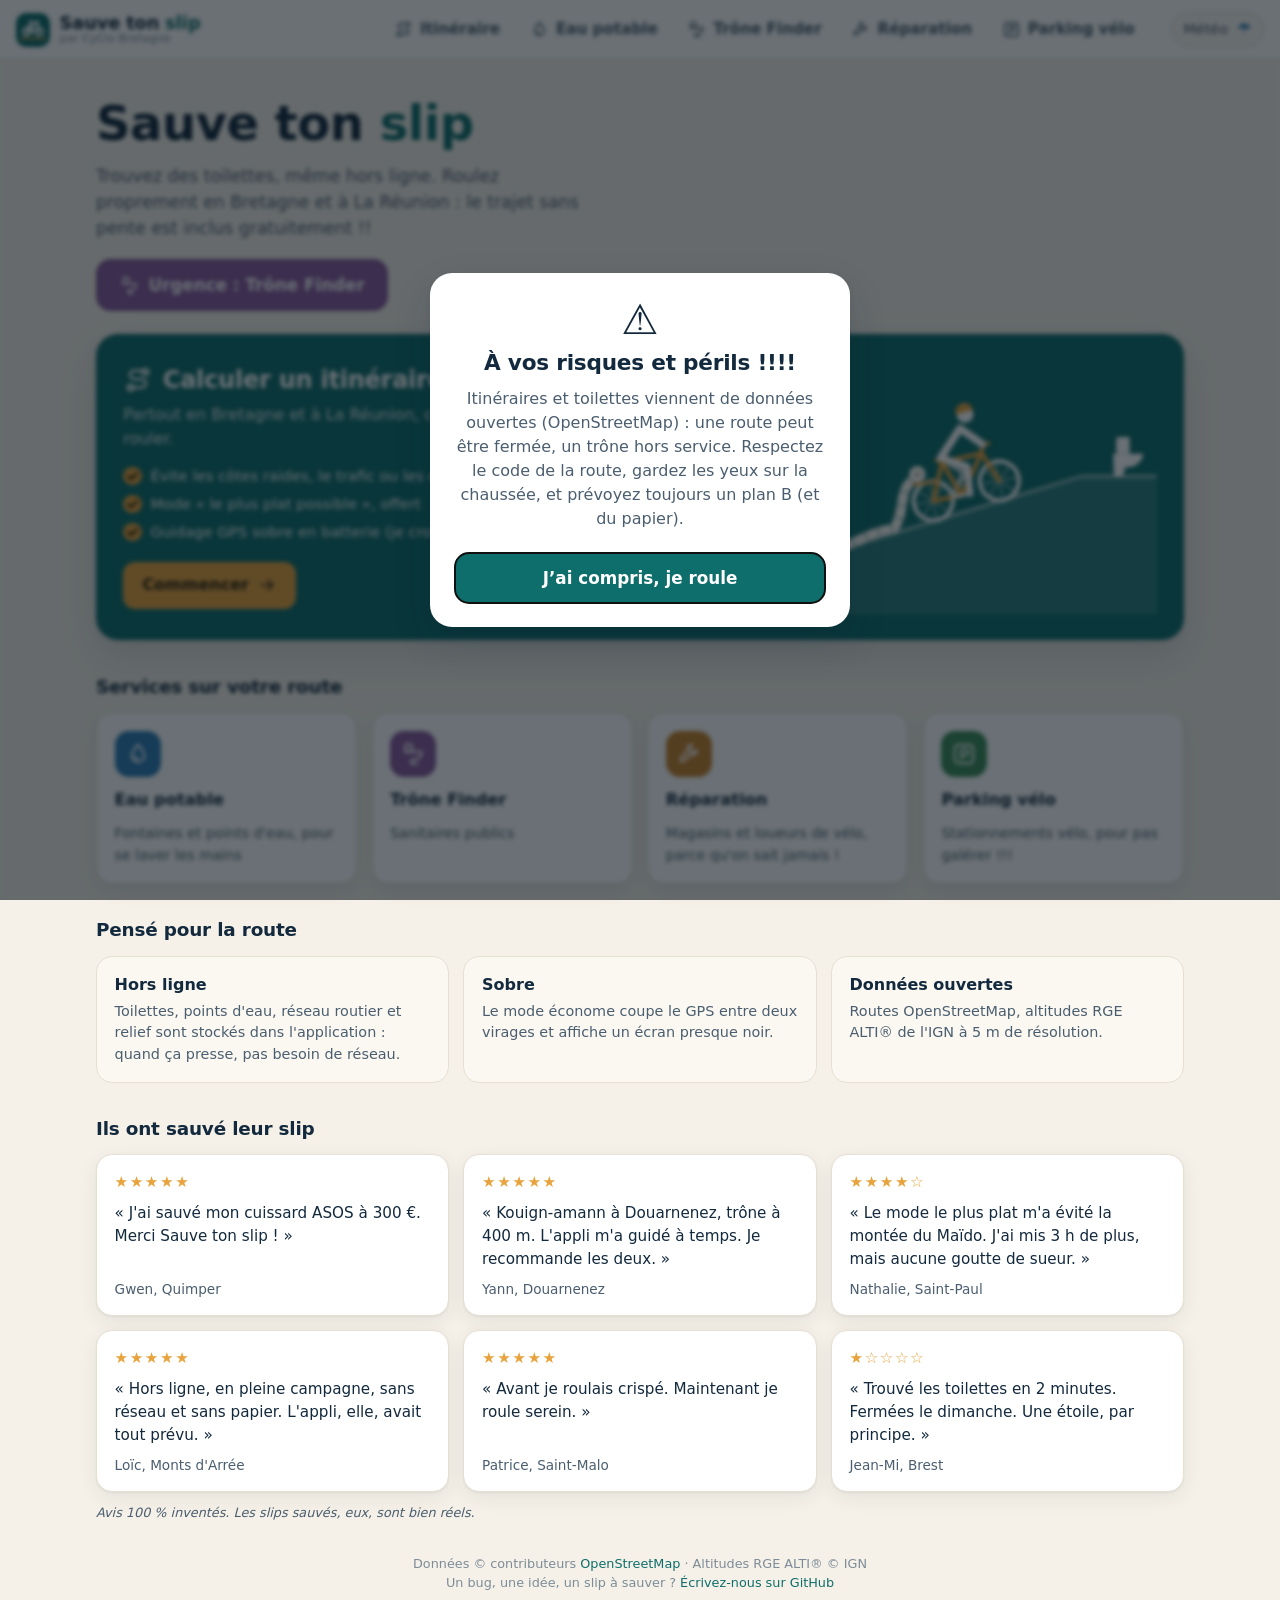
<file: index.html>
<!DOCTYPE html>
<html lang="fr">

<head>
	<meta charset="utf-8">
	<meta http-equiv="Content-Security-Policy" content="default-src 'self'; script-src 'self'; style-src 'self' 'unsafe-inline'; img-src 'self' data: https://tile.openstreetmap.org; connect-src 'self' https://api.open-meteo.com https://api.rainviewer.com https://tilecache.rainviewer.com; worker-src 'self'; manifest-src 'self'; object-src 'none'; base-uri 'self'; form-action 'none'">
	<meta name="referrer" content="strict-origin-when-cross-origin">
	<meta http-equiv="refresh" content="0; url=page/">
	<link rel="canonical" href="page/">
	<title>Sauve ton slip</title>
</head>

<body>
	<p><a href="page/">Sauve ton slip</a></p>
</body>

</html>
</file>
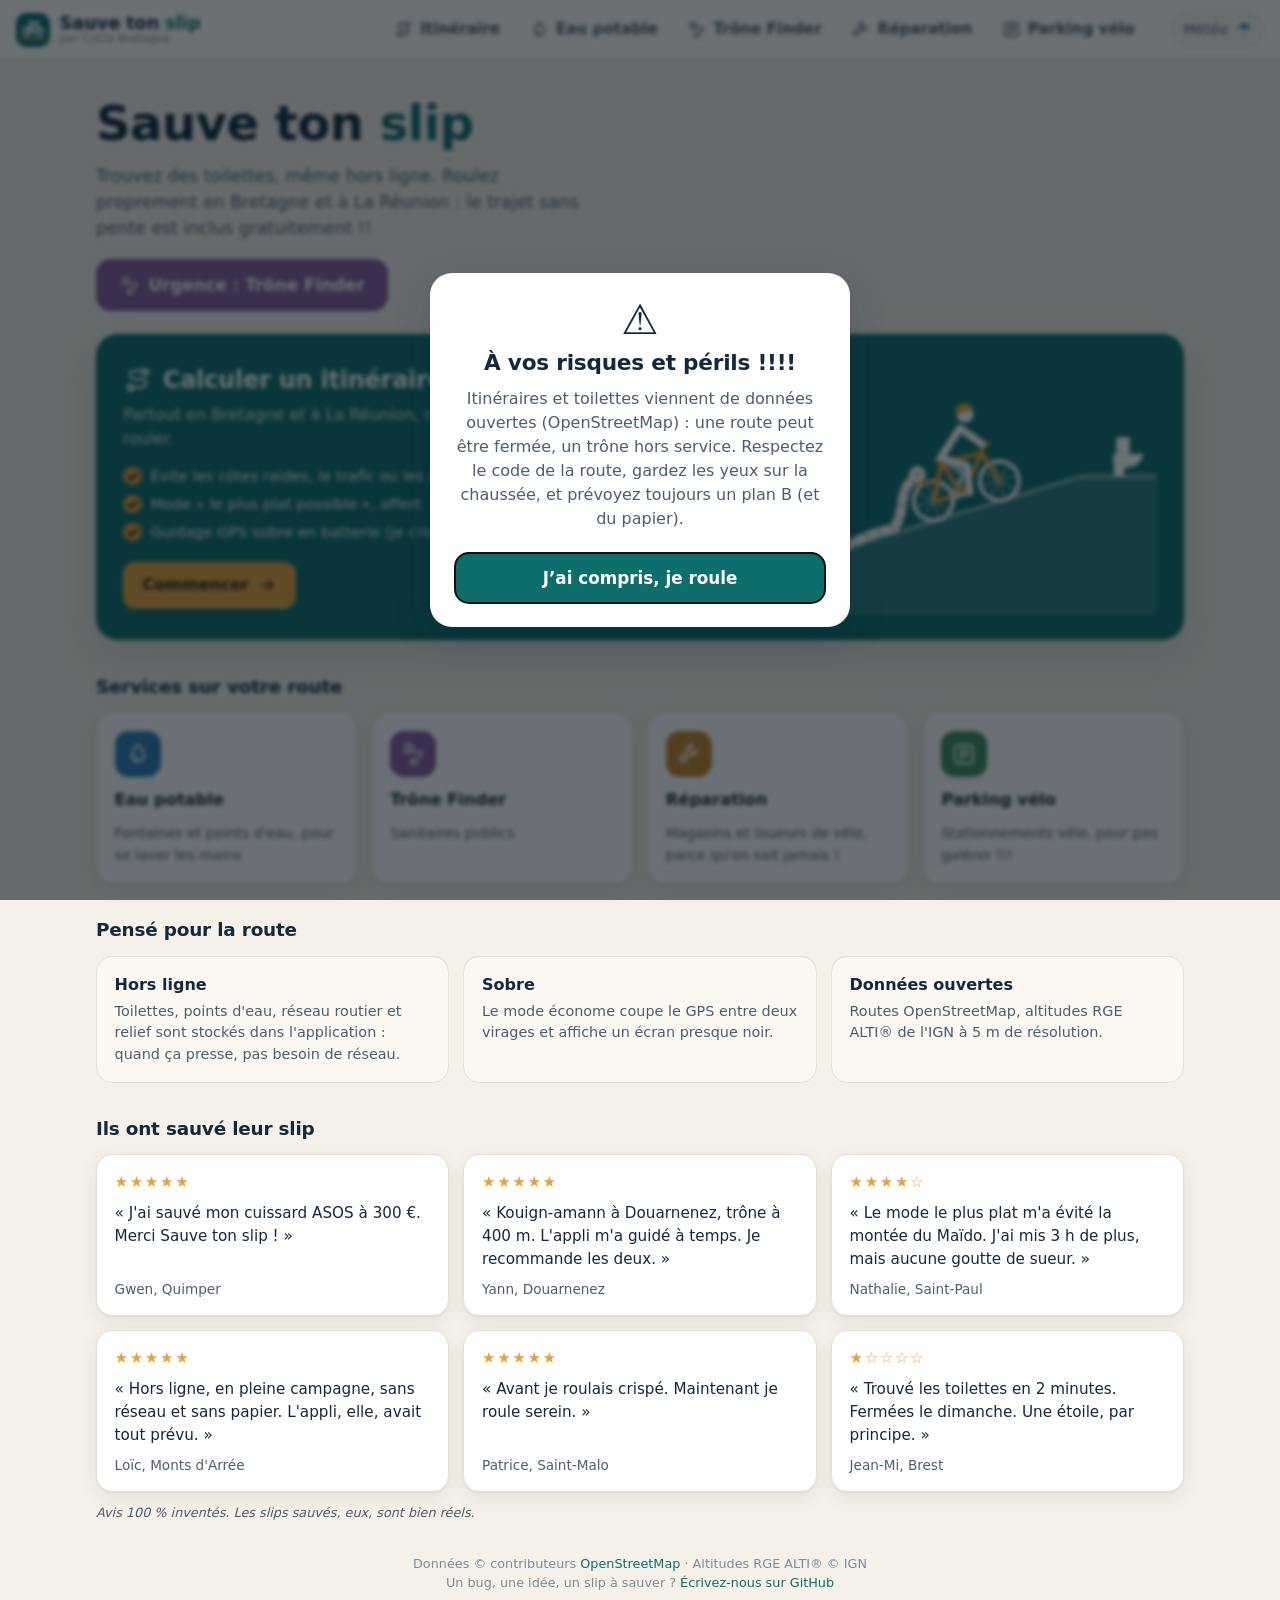
<file: page/index.html>
<!DOCTYPE html>
<html lang="fr">

<head>
	<meta charset="utf-8">
	<meta name="viewport" content="width=device-width, initial-scale=1, viewport-fit=cover">
	<meta http-equiv="Content-Security-Policy" content="default-src 'self'; script-src 'self'; style-src 'self' 'unsafe-inline'; img-src 'self' data: https://tile.openstreetmap.org; connect-src 'self' https://api.open-meteo.com https://api.rainviewer.com https://tilecache.rainviewer.com; worker-src 'self'; manifest-src 'self'; object-src 'none'; base-uri 'self'; form-action 'none'">
	<meta name="referrer" content="strict-origin-when-cross-origin">
	<title>Sauve ton slip</title>
	<meta name="description" content="Trouvez des toilettes même hors ligne, et roulez proprement en Bretagne et à La Réunion : itinéraires vélo calculés sur votre téléphone, le trajet sans pente inclus gratuitement.">
	<link rel="manifest" href="../manifest.json">
	<meta name="theme-color" content="#F5F1E8" media="(prefers-color-scheme: light)">
	<meta name="theme-color" content="#0E1A24" media="(prefers-color-scheme: dark)">
	<meta name="apple-mobile-web-app-capable" content="yes">
	<meta name="mobile-web-app-capable" content="yes">
	<meta name="apple-mobile-web-app-title" content="Sauve ton slip">
	<link rel="apple-touch-icon" href="../img/apple-touch-icon.png">
	<link rel="icon" href="../img/logo.svg" type="image/svg+xml">
	<link rel="stylesheet" href="../css/cyclo.css">
	<style>
		.hero { padding: 2.2rem 0 1.4rem; }
		.hero h1 { font-size: clamp(1.9rem, 5vw, 3rem); font-weight: 800; max-width: 16ch; }
		.hero h1 em { font-style: normal; color: var(--brand); }
		.hero p { margin-top: .7rem; font-size: 1.08rem; color: var(--ink-2); max-width: 46ch; }

		.cta {
			display: grid; grid-template-columns: 1.1fr 1fr; align-items: center; gap: 1.5rem;
			background: var(--cta-bg); color: #fff; border-radius: 22px; padding: 1.6rem 1.7rem;
			box-shadow: var(--shadow-lg); text-decoration: none !important; overflow: hidden; position: relative;
		}
		.cta h2 { font-size: 1.5rem; font-weight: 800; display: flex; align-items: center; gap: .6rem; }
		.cta p { opacity: .9; margin-top: .45rem; }
		.cta ul { list-style: none; padding: 0; margin: .9rem 0 1.2rem; display: grid; gap: .35rem; font-size: .93rem; }
		.cta li { display: flex; align-items: center; gap: .55rem; }
		.cta li::before {
			content: ""; flex: none; width: 1.15rem; height: 1.15rem; border-radius: 50%;
			background: var(--accent) url("data:image/svg+xml,%3Csvg xmlns='http://www.w3.org/2000/svg' viewBox='0 0 16 16'%3E%3Cpath d='M4.5 8.3 7 10.7l4.6-5' fill='none' stroke='%232A1B05' stroke-width='2' stroke-linecap='round' stroke-linejoin='round'/%3E%3C/svg%3E") center / 100% no-repeat;
		}
		.cta .go { display: inline-flex; align-items: center; gap: .5rem; background: var(--accent); color: #2A1B05;
			font-weight: 750; padding: .7rem 1.2rem; border-radius: 12px; }
		.cta .go .icon { transition: transform .2s; }
		.cta:hover .go .icon { transform: translateX(4px); }
		.cta svg.art { width: 100%; height: auto; }
		.hero .sos { margin-top: 1.1rem; background: var(--c-toilet); border-color: var(--c-toilet); color: #fff; font-weight: 750; }
		.hero .sos:hover { filter: brightness(1.08); }

		.section-title { font-size: 1.15rem; font-weight: 750; margin: 2.2rem 0 .9rem; }
		.tiles { display: grid; grid-template-columns: repeat(4, 1fr); gap: .9rem; }
		.tile {
			display: flex; flex-direction: column; gap: .7rem; padding: 1.1rem; border-radius: var(--radius);
			background: var(--surface); border: 1px solid var(--line); box-shadow: var(--shadow);
			color: var(--ink); text-decoration: none !important; transition: transform .15s, box-shadow .15s;
		}
		.tile:hover { transform: translateY(-3px); box-shadow: var(--shadow-lg); }
		.tile .badge { width: 46px; height: 46px; border-radius: 14px; display: grid; place-items: center; color: #fff; }
		.tile .badge .icon { width: 26px; height: 26px; }
		.tile strong { font-size: 1.02rem; }
		.tile span { font-size: .88rem; color: var(--ink-2); }

		.why { display: grid; grid-template-columns: repeat(3, 1fr); gap: .9rem; }
		.why div { padding: 1rem 1.1rem; border-radius: var(--radius); background: var(--surface-2); border: 1px solid var(--line); }
		.why strong { display: block; margin-bottom: .25rem; }
		.why p { font-size: .9rem; color: var(--ink-2); }

		.avis { display: grid; grid-template-columns: repeat(3, 1fr); gap: .9rem; }
		.avis figure { margin: 0; padding: 1rem 1.1rem; border-radius: var(--radius); background: var(--surface); border: 1px solid var(--line); box-shadow: var(--shadow); display: flex; flex-direction: column; gap: .5rem; }
		.avis .stars { color: var(--accent); letter-spacing: .1em; font-size: .95rem; }
		.avis blockquote { margin: 0; font-size: .95rem; }
		.avis figcaption { margin-top: auto; font-size: .85rem; color: var(--ink-2); }
		.avis-note { margin-top: .7rem; font-size: .8rem; color: var(--ink-2); font-style: italic; }

		@media (max-width: 899px) {
			.cta { grid-template-columns: 1fr; padding: 1.3rem; }
			.cta svg.art { order: -1; max-height: 120px; }
			.tiles { grid-template-columns: repeat(2, 1fr); }
			.why { grid-template-columns: 1fr; }
			.avis { grid-template-columns: 1fr; }
			.hero { padding-top: 1.4rem; }
		}
	</style>
</head>

<body data-page="home">
	<main class="container">
		<section class="hero">
			<h1>Sauve ton <em>slip</em></h1>
			<p>Trouvez des toilettes, même hors ligne. Roulez proprement en Bretagne et à La Réunion&nbsp;: le trajet sans pente est inclus gratuitement&nbsp;!!</p>
			<a class="btn btn-lg sos" href="../page/trone-finder/"><svg class="icon" aria-hidden="true"><use href="../img/icons.svg#i-toilet"/></svg>Urgence&nbsp;: Trône Finder</a>
		</section>

		<a class="cta" href="../page/route/">
			<div>
				<h2><svg class="icon" aria-hidden="true"><use href="../img/icons.svg#i-route"/></svg>Calculer un itinéraire</h2>
				<p>Partout en Bretagne et à La Réunion, choisissez votre façon de rouler.</p>
				<ul>
					<li>Évite les côtes raides, le trafic ou les chemins</li>
					<li>Mode « le plus plat possible », offert</li>
					<li>Guidage GPS sobre en batterie (je crois, et j’espère pour vous)</li>
				</ul>
				<span class="go">Commencer <svg class="icon" aria-hidden="true"><use href="../img/icons.svg#i-arrow"/></svg></span>
			</div>
			<svg class="art" viewBox="0 0 320 170" role="img" aria-label="Un cycliste grimpe une côte vers un trône en déroulant du papier toilette derrière lui">
				<path d="M0 160 L270 78 H320 V170 H0z" fill="rgba(255,255,255,.12)"/><path d="M0 160 L270 78 H320" fill="none" stroke="rgba(255,255,255,.55)" stroke-width="2"/>
				<g transform="translate(300 78)" fill="#fff">
				<rect x="-7" y="-26" width="9" height="11" rx="1.5"/><path d="M-9 -15h20a10 10 0 0 1-10 9h-2l-1.5 6h-6z"/>
			</g>
				<g fill="none" stroke-linecap="butt">
				<path d="M157.7 80.8C147.7 86.8 153 102 145 113Q134 114.3 123 120.1Q112 125.5 101 126.8Q90 127.7 79 133.5Q68 138.8 57 140.2Q46 141 35 146.9Q24 152.2 13 153.6Q2 154.4 -9 160.2Q-20 165.6 -31 166.9" stroke="#FFFDF6" stroke-width="6.5"/>
				<path d="M157.7 80.8C147.7 86.8 153 102 145 113Q134 114.3 123 120.1Q112 125.5 101 126.8Q90 127.7 79 133.5Q68 138.8 57 140.2Q46 141 35 146.9Q24 152.2 13 153.6Q2 154.4 -9 160.2Q-20 165.6 -31 166.9" stroke="rgba(14,110,107,.45)" stroke-width="6.5" stroke-dasharray="1 8"><animate attributeName="stroke-dashoffset" from="0" to="-18" dur="1.1s" repeatCount="indefinite"/></path>
			</g>
				<g transform="translate(175 106.9) rotate(-16.9)" fill="none" stroke-linecap="round" stroke-linejoin="round">
				<path d="M13 -39L25.1 -25L13 -11" stroke="#C9D8D6" stroke-width="4.2" opacity=".9"><animate attributeName="d" dur="1.1s" repeatCount="indefinite" values="M13 -39L25.1 -25L13 -11;M13 -39L26.5 -26.4L13.5 -13.3;M13 -39L28 -28.2L14.8 -15.2;M13 -39L29.2 -30.1L16.7 -16.5;M13 -39L30.1 -31.8L19 -17;M13 -39L30.4 -32.7L21.3 -16.5;M13 -39L30.3 -32.4L23.2 -15.2;M13 -39L29.7 -31.1L24.5 -13.3;M13 -39L28.7 -29.1L25 -11;M13 -39L27.1 -27L24.5 -8.7;M13 -39L25.3 -25.1L23.2 -6.8;M13 -39L23.6 -23.8L21.3 -5.5;M13 -39L22.6 -23.2L19 -5;M13 -39L22.4 -23.1L16.7 -5.5;M13 -39L22.9 -23.4L14.8 -6.8;M13 -39L23.8 -24L13.5 -8.7;M13 -39L25.1 -25L13 -11"/></path>
				<circle cx="0" cy="-13" r="13" stroke="#fff" stroke-width="2.6"/><g><path d="M-11 -13H11M0 -24V-2M-7.8 -20.8L7.8 -5.2M-7.8 -5.2L7.8 -20.8" stroke="rgba(255,255,255,.55)" stroke-width="1"/><animateTransform attributeName="transform" type="rotate" from="0 0 -13" to="360 0 -13" dur="1.1s" repeatCount="indefinite"/></g>
				<circle cx="46" cy="-13" r="13" stroke="#fff" stroke-width="2.6"/><g><path d="M35 -13H57M46 -24V-2M38.2 -20.8L53.8 -5.2M38.2 -5.2L53.8 -20.8" stroke="rgba(255,255,255,.55)" stroke-width="1"/><animateTransform attributeName="transform" type="rotate" from="0 46 -13" to="360 46 -13" dur="1.1s" repeatCount="indefinite"/></g>
				<path d="M0 -13L19 -11L13 -36ZM13 -36L40 -34L19 -11M40 -34L46 -13M10 -38h7M40 -34l2-5h4" stroke="#E8A33D" stroke-width="2.8"/>
				<path d="M4 -25L-9 -27" stroke="#E8A33D" stroke-width="2.2"/>
				<circle cx="-5" cy="-33" r="5.5" fill="#FFFDF6" stroke="none"/><circle cx="-5" cy="-33" r="1.8" fill="#C7BFAF" stroke="none"/>
				<g><path d="M25 -11L13 -11" stroke="#fff" stroke-width="2"/><animateTransform attributeName="transform" type="rotate" from="0 19 -11" to="360 19 -11" dur="1.1s" repeatCount="indefinite"/></g>
				<path d="M13 -39L31 -54L42 -40" stroke="#fff" stroke-width="5"/>
				<circle cx="37" cy="-62" r="5.6" fill="#fff" stroke="none"/>
				<path d="M31 -63.5a6 6 0 0 1 12 0z" fill="#E8A33D" stroke="none"/>
				<path d="M13 -39L28.7 -29.1L25 -11" stroke="#fff" stroke-width="4.2" opacity="1"><animate attributeName="d" dur="1.1s" repeatCount="indefinite" values="M13 -39L28.7 -29.1L25 -11;M13 -39L27.1 -27L24.5 -8.7;M13 -39L25.3 -25.1L23.2 -6.8;M13 -39L23.6 -23.8L21.3 -5.5;M13 -39L22.6 -23.2L19 -5;M13 -39L22.4 -23.1L16.7 -5.5;M13 -39L22.9 -23.4L14.8 -6.8;M13 -39L23.8 -24L13.5 -8.7;M13 -39L25.1 -25L13 -11;M13 -39L26.5 -26.4L13.5 -13.3;M13 -39L28 -28.2L14.8 -15.2;M13 -39L29.2 -30.1L16.7 -16.5;M13 -39L30.1 -31.8L19 -17;M13 -39L30.4 -32.7L21.3 -16.5;M13 -39L30.3 -32.4L23.2 -15.2;M13 -39L29.7 -31.1L24.5 -13.3;M13 -39L28.7 -29.1L25 -11"/></path>
			</g>
			</svg>
		</a>

		<h2 class="section-title">Services sur votre route</h2>
		<div class="tiles">
			<a class="tile" href="../page/water/">
				<div class="badge" style="background: var(--c-water)"><svg class="icon"><use href="../img/icons.svg#i-water"/></svg></div>
				<strong>Eau potable</strong><span>Fontaines et points d'eau, pour se laver les mains</span>
			</a>
			<a class="tile" href="../page/trone-finder/">
				<div class="badge" style="background: var(--c-toilet)"><svg class="icon"><use href="../img/icons.svg#i-toilet"/></svg></div>
				<strong>Trône Finder</strong><span>Sanitaires publics</span>
			</a>
			<a class="tile" href="../page/repair/">
				<div class="badge" style="background: var(--c-repair)"><svg class="icon"><use href="../img/icons.svg#i-repair"/></svg></div>
				<strong>Réparation</strong><span>Magasins et loueurs de vélo, parce qu'on sait jamais !</span>
			</a>
			<a class="tile" href="../page/parking/">
				<div class="badge" style="background: var(--c-parking)"><svg class="icon"><use href="../img/icons.svg#i-parking"/></svg></div>
				<strong>Parking vélo</strong><span>Stationnements vélo, pour pas galérer !!!</span>
			</a>
		</div>

		<h2 class="section-title">Pensé pour la route</h2>
		<div class="why">
			<div><strong>Hors ligne</strong><p>Toilettes, points d'eau, réseau routier et relief sont stockés dans l'application : quand ça presse, pas besoin de réseau.</p></div>
			<div><strong>Sobre</strong><p>Le mode économe coupe le GPS entre deux virages et affiche un écran presque noir.</p></div>
			<div><strong>Données ouvertes</strong><p>Routes OpenStreetMap, altitudes RGE ALTI® de l'IGN à 5 m de résolution.</p></div>
		</div>
		<h2 class="section-title">Ils ont sauvé leur slip</h2>
		<div class="avis">
			<figure><div class="stars" aria-label="5 étoiles sur 5">★★★★★</div><blockquote>«&nbsp;J'ai sauvé mon cuissard ASOS à 300&nbsp;€. Merci Sauve ton slip&nbsp;!&nbsp;»</blockquote><figcaption>Gwen, Quimper</figcaption></figure>
			<figure><div class="stars" aria-label="5 étoiles sur 5">★★★★★</div><blockquote>«&nbsp;Kouign-amann à Douarnenez, trône à 400&nbsp;m. L'appli m'a guidé à temps. Je recommande les deux.&nbsp;»</blockquote><figcaption>Yann, Douarnenez</figcaption></figure>
			<figure><div class="stars" aria-label="4 étoiles sur 5">★★★★☆</div><blockquote>«&nbsp;Le mode le plus plat m'a évité la montée du Maïdo. J'ai mis 3&nbsp;h de plus, mais aucune goutte de sueur.&nbsp;»</blockquote><figcaption>Nathalie, Saint-Paul</figcaption></figure>
			<figure><div class="stars" aria-label="5 étoiles sur 5">★★★★★</div><blockquote>«&nbsp;Hors ligne, en pleine campagne, sans réseau et sans papier. L'appli, elle, avait tout prévu.&nbsp;»</blockquote><figcaption>Loïc, Monts d'Arrée</figcaption></figure>
			<figure><div class="stars" aria-label="5 étoiles sur 5">★★★★★</div><blockquote>«&nbsp;Avant je roulais crispé. Maintenant je roule serein.&nbsp;»</blockquote><figcaption>Patrice, Saint-Malo</figcaption></figure>
			<figure><div class="stars" aria-label="1 étoile sur 5">★☆☆☆☆</div><blockquote>«&nbsp;Trouvé les toilettes en 2&nbsp;minutes. Fermées le dimanche. Une étoile, par principe.&nbsp;»</blockquote><figcaption>Jean-Mi, Brest</figcaption></figure>
		</div>
		<p class="avis-note">Avis 100&nbsp;% inventés. Les slips sauvés, eux, sont bien réels.</p>
	</main>

	<footer class="footer">
		Données © contributeurs <a href="https://www.openstreetmap.org/copyright" target="_blank" rel="noopener">OpenStreetMap</a> · Altitudes RGE ALTI® © IGN<br>
		Un bug, une idée, un slip à sauver&nbsp;? <a href="https://github.com/t-loree/sauve-ton-slip/issues" target="_blank" rel="noopener">Écrivez-nous sur GitHub</a>
	</footer>
	<script src="../js/script/layout.js"></script>
</body>

</html>
</file>
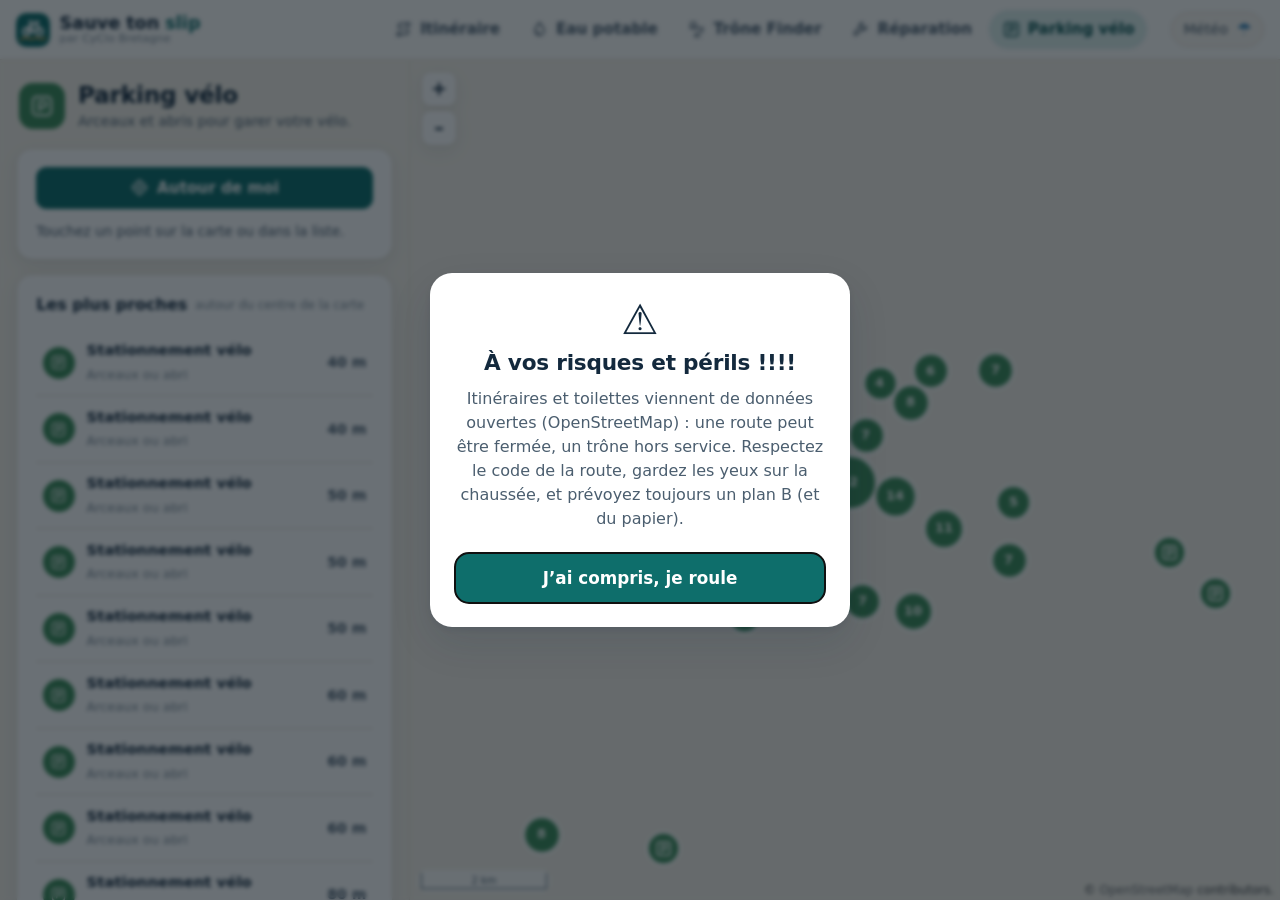
<file: page/parking/index.html>
<!DOCTYPE html>
<html lang="fr">

<head>
	<meta charset="utf-8">
	<meta name="viewport" content="width=device-width, initial-scale=1, viewport-fit=cover">
	<meta http-equiv="Content-Security-Policy" content="default-src 'self'; script-src 'self'; style-src 'self' 'unsafe-inline'; img-src 'self' data: https://tile.openstreetmap.org; connect-src 'self' https://api.panoramax.xyz https://api.open-meteo.com https://api.rainviewer.com https://tilecache.rainviewer.com; worker-src 'self'; manifest-src 'self'; object-src 'none'; base-uri 'self'; form-action 'none'">
	<meta name="referrer" content="strict-origin-when-cross-origin">
	<title>Parking vélo — Sauve ton slip</title>
	<meta name="description" content="Arceaux et abris pour garer votre vélo.">
	<link rel="manifest" href="../../manifest.json">
	<meta name="theme-color" content="#F5F1E8" media="(prefers-color-scheme: light)">
	<meta name="theme-color" content="#0E1A24" media="(prefers-color-scheme: dark)">
	<meta name="apple-mobile-web-app-capable" content="yes">
	<meta name="mobile-web-app-capable" content="yes">
	<meta name="apple-mobile-web-app-title" content="Sauve ton slip">
	<link rel="apple-touch-icon" href="../../img/apple-touch-icon.png">
	<link rel="icon" href="../../img/logo.svg" type="image/svg+xml">
	<link rel="stylesheet" href="../../css/ol.css">
	<link rel="stylesheet" href="../../css/cyclo.css">
	<script src="../../js/lib/ol.js"></script>
</head>

<body data-page="parking">
	<script src="../../js/script/layout.js"></script>
	<script src="../../js/script/poi.js"></script>
	<script src="../../js/script/router.js"></script>
	<script src="../../js/script/services.js"></script>
</body>

</html>
</file>
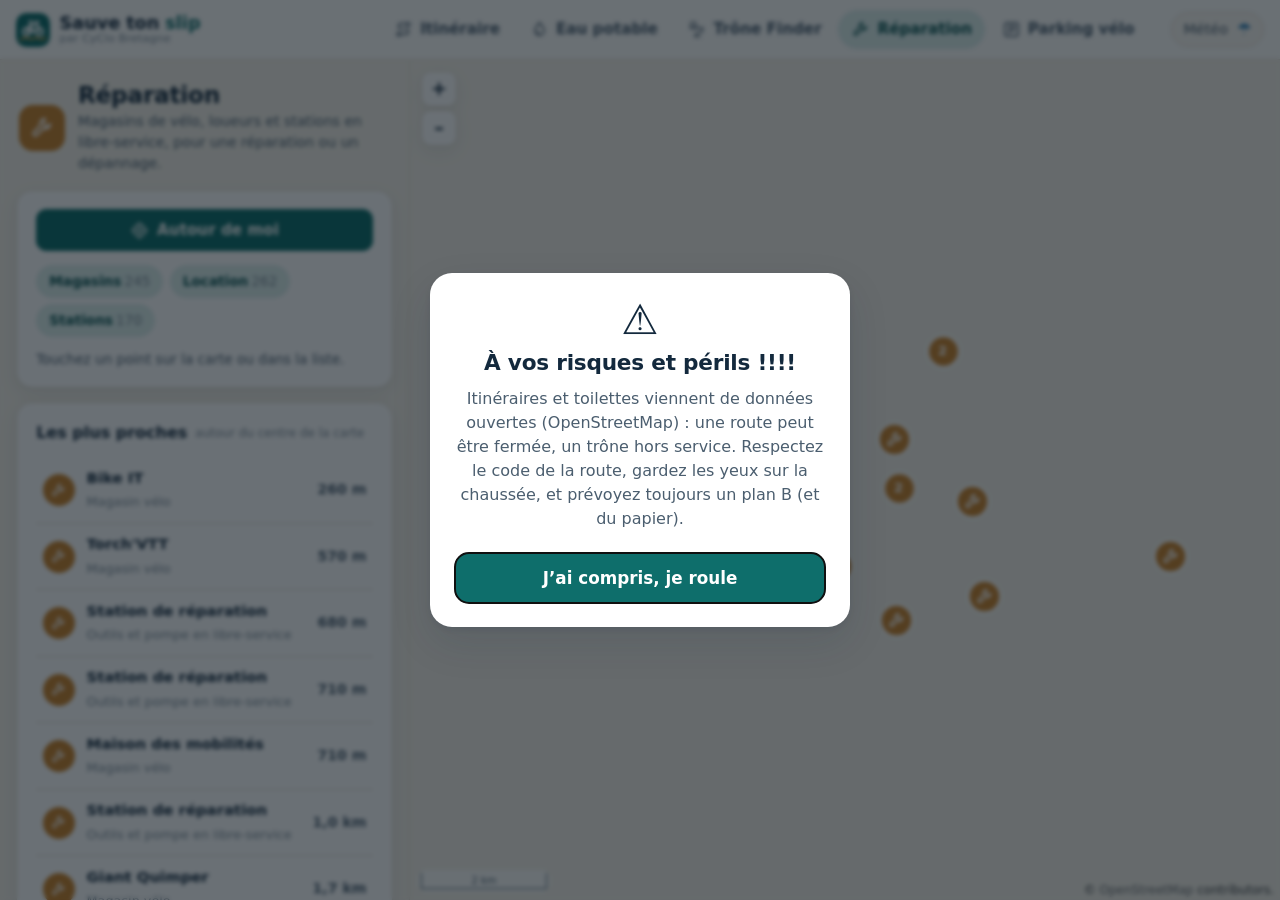
<file: page/repair/index.html>
<!DOCTYPE html>
<html lang="fr">

<head>
	<meta charset="utf-8">
	<meta name="viewport" content="width=device-width, initial-scale=1, viewport-fit=cover">
	<meta http-equiv="Content-Security-Policy" content="default-src 'self'; script-src 'self'; style-src 'self' 'unsafe-inline'; img-src 'self' data: https://tile.openstreetmap.org; connect-src 'self' https://api.panoramax.xyz https://api.open-meteo.com https://api.rainviewer.com https://tilecache.rainviewer.com; worker-src 'self'; manifest-src 'self'; object-src 'none'; base-uri 'self'; form-action 'none'">
	<meta name="referrer" content="strict-origin-when-cross-origin">
	<title>Réparation — Sauve ton slip</title>
	<meta name="description" content="Magasins de vélo et loueurs, pour une réparation ou un dépannage.">
	<link rel="manifest" href="../../manifest.json">
	<meta name="theme-color" content="#F5F1E8" media="(prefers-color-scheme: light)">
	<meta name="theme-color" content="#0E1A24" media="(prefers-color-scheme: dark)">
	<meta name="apple-mobile-web-app-capable" content="yes">
	<meta name="mobile-web-app-capable" content="yes">
	<meta name="apple-mobile-web-app-title" content="Sauve ton slip">
	<link rel="apple-touch-icon" href="../../img/apple-touch-icon.png">
	<link rel="icon" href="../../img/logo.svg" type="image/svg+xml">
	<link rel="stylesheet" href="../../css/ol.css">
	<link rel="stylesheet" href="../../css/cyclo.css">
	<script src="../../js/lib/ol.js"></script>
</head>

<body data-page="repair">
	<script src="../../js/script/layout.js"></script>
	<script src="../../js/script/poi.js"></script>
	<script src="../../js/script/router.js"></script>
	<script src="../../js/script/services.js"></script>
</body>

</html>
</file>
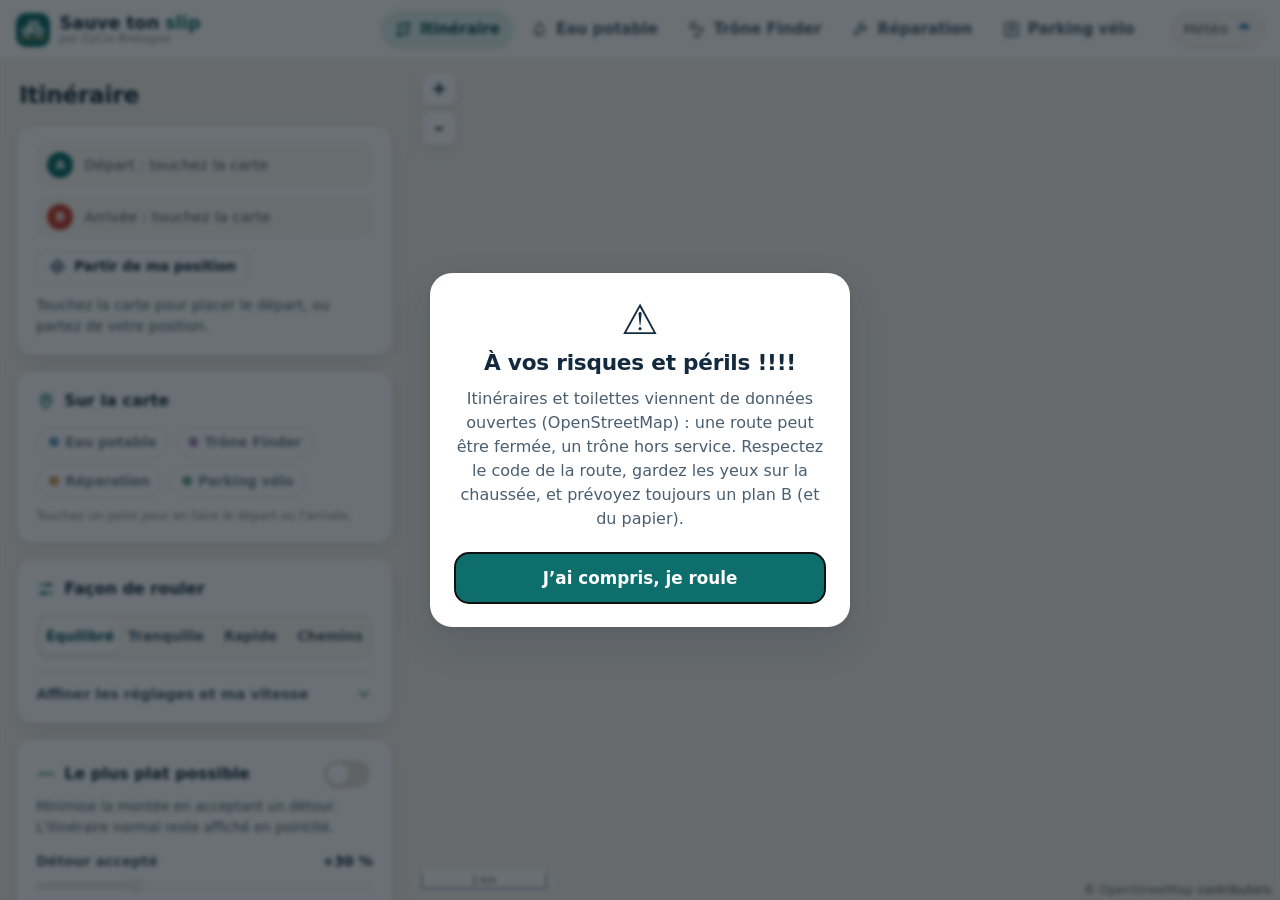
<file: page/route/index.html>
<!DOCTYPE html>
<html lang="fr">

<head>
	<meta charset="utf-8">
	<meta name="viewport" content="width=device-width, initial-scale=1, viewport-fit=cover">
	<meta http-equiv="Content-Security-Policy" content="default-src 'self'; script-src 'self'; style-src 'self' 'unsafe-inline'; img-src 'self' data: https://tile.openstreetmap.org; connect-src 'self' https://api.open-meteo.com https://api.rainviewer.com https://tilecache.rainviewer.com; worker-src 'self'; manifest-src 'self'; object-src 'none'; base-uri 'self'; form-action 'none'">
	<meta name="referrer" content="strict-origin-when-cross-origin">
	<title>Itinéraire — Sauve ton slip</title>
	<link rel="manifest" href="../../manifest.json">
	<meta name="theme-color" content="#F5F1E8" media="(prefers-color-scheme: light)">
	<meta name="theme-color" content="#0E1A24" media="(prefers-color-scheme: dark)">
	<meta name="apple-mobile-web-app-capable" content="yes">
	<meta name="mobile-web-app-capable" content="yes">
	<meta name="apple-mobile-web-app-status-bar-style" content="black">
	<meta name="apple-mobile-web-app-title" content="Sauve ton slip">
	<link rel="apple-touch-icon" href="../../img/apple-touch-icon.png">
	<link rel="icon" href="../../img/logo.svg" type="image/svg+xml">
	<link rel="stylesheet" href="../../css/ol.css">
	<link rel="stylesheet" href="../../css/cyclo.css">
	<link rel="stylesheet" href="../../css/nav.css">
	<script src="../../js/lib/ol.js"></script>
	<style>

		/* points de départ / arrivée */
		.points { display: grid; gap: .5rem; }
		.point { display: flex; align-items: center; gap: .7rem; padding: .55rem .7rem; border-radius: 12px; background: var(--surface-2); font-size: .92rem; }
		.point b { width: 26px; height: 26px; border-radius: 50%; display: grid; place-items: center; color: #fff; font-size: .8rem; flex: none; }
		.point.a b { background: var(--brand); }
		.point.b b { background: var(--danger); }
		.point span { color: var(--ink-2); }
		.point.set span { color: var(--ink); font-weight: 600; }
		#status { margin-top: .7rem; font-size: .88rem; color: var(--ink-2); }

		#results .stats { margin-bottom: .9rem; }
		#r-compare:empty, #r-perf:empty { display: none; }
		#r-compare { margin-top: .8rem; font-size: .88rem; padding: .6rem .75rem; border-radius: 10px; background: var(--brand-soft); color: var(--ink); }
		#r-perf { margin-top: .5rem; }
		.elev-wrap { margin-top: 1rem; }
		#elev { width: 100%; height: 120px; display: block; cursor: crosshair; touch-action: none; }
		#elev-info { min-height: 1.2em; margin-top: .2rem; }

		.chip .dot { display: inline-block; width: .6rem; height: .6rem; border-radius: 50%; margin-right: .4rem; vertical-align: .05em; }
		.flat-desc { margin: .35rem 0 0; font-size: .85rem; color: var(--ink-2); }
		.legend { margin: 1rem .2rem .3rem; }
		#graph-info { margin: .3rem .2rem 0; }

		/* smartphone : carte en haut, panneau dessous */
		@media (max-width: 899px) {
			.stats { grid-template-columns: repeat(2, 1fr); }
			.points { grid-template-columns: 1fr 1fr; }
			.point { font-size: .85rem; padding: .45rem .55rem; gap: .5rem; }
		}
	</style>
</head>

<body data-page="route">
	<main class="planner">
		<aside class="panel">
			<h1>Itinéraire</h1>

			<div class="card">
				<div class="points">
					<div class="point a" id="pt-a"><b>A</b><span>Départ : touchez la carte</span></div>
					<div class="point b" id="pt-b"><b>B</b><span>Arrivée : touchez la carte</span></div>
				</div>
				<div class="btn-row" style="margin-top: .7rem;">
					<button class="btn btn-sm" id="btn-here"><svg class="icon"><use href="../../img/icons.svg#i-locate"/></svg>Partir de ma position</button>
				</div>
				<p id="status">Chargement du réseau…</p>
			</div>

			<div class="card is-hidden" id="results">
				<div class="stats">
					<div class="stat"><div class="k"><svg class="icon"><use href="../../img/icons.svg#i-ruler"/></svg>Distance</div><div class="v" id="r-dist"></div></div>
					<div class="stat"><div class="k"><svg class="icon"><use href="../../img/icons.svg#i-clock"/></svg>Durée</div><div class="v" id="r-time"></div></div>
					<div class="stat"><div class="k"><svg class="icon"><use href="../../img/icons.svg#i-up"/></svg>D+</div><div class="v" id="r-dplus"></div></div>
					<div class="stat"><div class="k"><svg class="icon"><use href="../../img/icons.svg#i-down"/></svg>D−</div><div class="v" id="r-dminus"></div></div>
				</div>
				<div class="btn-row">
					<button class="btn btn-primary btn-lg" id="btn-nav"><svg class="icon"><use href="../../img/icons.svg#i-play"/></svg>Naviguer</button>
					<button class="btn btn-lg btn-ghost" id="btn-sim" title="Rejoue l'itinéraire à ~65 km/h, sans GPS">Simuler</button>
				</div>
				<p id="r-compare"></p>
				<div class="elev-wrap">
					<canvas id="elev" aria-label="Profil altimétrique"></canvas>
					<p class="tiny" id="elev-info"></p>
				</div>
				<p class="tiny" id="r-perf"></p>
			</div>

			<div class="card" id="poibox">
				<div class="card-title" style="margin: 0;"><svg class="icon"><use href="../../img/icons.svg#i-pin"/></svg>Sur la carte</div>
				<div class="chips" id="poi-chips"></div>
				<p class="tiny" style="margin: .6rem 0 0;">Touchez un point pour en faire le départ ou l'arrivée.</p>
			</div>

			<div class="card" id="profile">
				<div class="card-title" style="margin: 0;"><svg class="icon"><use href="../../img/icons.svg#i-sliders"/></svg>Façon de rouler</div>
				<div class="segmented" style="margin-top: .8rem;">
					<button class="is-active" data-preset="balanced">Équilibré</button>
					<button data-preset="quiet">Tranquille</button>
					<button data-preset="fast">Rapide</button>
					<button data-preset="vtt">Chemins</button>
				</div>
				<details class="fold fold-sub" id="profile-more">
				<summary>Affiner les réglages et ma vitesse<svg class="icon chev"><use href="../../img/icons.svg#i-chevron"/></svg></summary>
				<div class="field">
					<label for="p-traffic">Éviter le trafic <span class="val" id="p-traffic-v"></span></label>
					<input type="range" id="p-traffic" min="0" max="2" step="0.1">
				</div>
				<div class="field">
					<label for="p-hills">Éviter le dénivelé <span class="val" id="p-hills-v"></span></label>
					<input type="range" id="p-hills" min="0" max="3" step="0.1">
				</div>
				<div class="field">
					<label for="p-thr">Seuil de pente raide <span class="val" id="p-thr-v"></span></label>
					<input type="range" id="p-thr" min="3" max="15" step="0.5">
				</div>
				<div class="field">
					<label for="p-steep">Éviter les pentes au-delà du seuil <span class="val" id="p-steep-v"></span></label>
					<input type="range" id="p-steep" min="0" max="5" step="0.1">
				</div>
				<div class="field">
					<label for="p-unpaved">Éviter les chemins non revêtus <span class="val" id="p-unpaved-v"></span></label>
					<input type="range" id="p-unpaved" min="0" max="3" step="0.1">
				</div>
				<div class="checks">
					<label class="check"><input type="checkbox" id="p-dismount"> Passages pied à terre</label>
					<label class="check"><input type="checkbox" id="p-steps"> Escaliers</label>
				</div>
				<div class="speeds" id="speeds">
					<div class="speeds-title">Ma vitesse <span class="tiny">pour le temps estimé, sur route</span></div>
					<div class="field">
						<label for="s-flat">Sur le plat <span class="val" id="s-flat-v"></span></label>
						<input type="range" id="s-flat" min="8" max="35" step="1">
					</div>
					<div class="field">
						<label for="s-up">En montée (côte à 6 %) <span class="val" id="s-up-v"></span></label>
						<input type="range" id="s-up" min="3" max="25" step="1">
					</div>
					<div class="field">
						<label for="s-down">En descente, au plus <span class="val" id="s-down-v"></span></label>
						<input type="range" id="s-down" min="15" max="60" step="1">
					</div>
				</div>
				</details>
			</div>

			<div class="card" id="flatbox">
				<label class="switch">
					<span class="card-title" style="margin: 0;"><svg class="icon"><use href="../../img/icons.svg#i-wave"/></svg>Le plus plat possible</span>
					<input type="checkbox" id="p-flat">
				</label>
				<p class="flat-desc">Minimise la montée en acceptant un détour. L'itinéraire normal reste affiché en pointillé.</p>
				<div class="field">
					<label for="p-detour">Détour accepté <span class="val" id="p-detour-v"></span></label>
					<input type="range" id="p-detour" min="0" max="21" step="1" value="6">
				</div>
			</div>

			<p class="legend">
				<span><i style="background:#2E7DB5"></i>descente</span>
				<span><i style="background:#3C9A5F"></i>≤ 3 %</span>
				<span><i style="background:#E3B23C"></i>≤ 6 %</span>
				<span><i style="background:#E07B2E"></i>≤ 10 %</span>
				<span><i style="background:#C8402F"></i>&gt; 10 %</span>
			</p>
			<p class="tiny" id="graph-info"></p>
			<p class="tiny" style="margin: .6rem .2rem 0;">Réseau © contributeurs <a href="https://www.openstreetmap.org/copyright" target="_blank" rel="noopener">OpenStreetMap</a> · Altitudes RGE ALTI® © IGN</p>
		</aside>

		<section class="mapwrap">
			<div id="map"></div>
			<div class="calcul-carte" aria-hidden="true"><img src="../../img/velo-anime.svg" alt=""><span>Calcul de l’itinéraire…</span></div>
		</section>
	</main>

	<!-- écran de navigation -->
	<div id="nav" class="is-hidden">
		<div id="nav-banner">
			<div id="nav-arrow"></div>
			<div>
				<div id="nav-dist"></div>
				<div id="nav-text"></div>
			</div>
		</div>
		<div id="nav-body">
			<div id="nav-map" class="is-hidden"></div>
			<canvas id="nav-schema" class="is-hidden"></canvas>
			<div id="nav-big" class="is-hidden">
				<div id="nav-big-arrow"></div>
				<div id="nav-big-dist"></div>
				<div id="nav-big-text"></div>
				<div id="nav-big-bar"><div id="nav-big-progress"></div></div>
			</div>
			<div id="nav-band"></div>
		</div>
		<div id="nav-bottom">
			<div id="nav-info">
				<span id="nav-remain"></span>
				<span id="nav-sim" class="is-hidden">SIMULATION</span>
				<span id="nav-gps" data-kind="search">GPS…</span>
			</div>
			<div id="nav-controls">
				<button id="nav-eco">Économe : non</button>
				<div id="nav-displays" class="is-hidden">
					<button data-navdisplay="map">Carte</button>
					<button data-navdisplay="schema">Schéma</button>
					<button data-navdisplay="arrow">Flèche</button>
				</div>
				<button id="nav-exit">Quitter</button>
			</div>
		</div>
	</div>

	<script src="../../js/script/layout.js"></script>
	<script src="../../js/script/poi.js"></script>
	<script src="../../js/script/router.js"></script>
	<script src="../../js/script/nav.js"></script>
	<script src="../../js/script/routePage.js"></script>
</body>

</html>
</file>
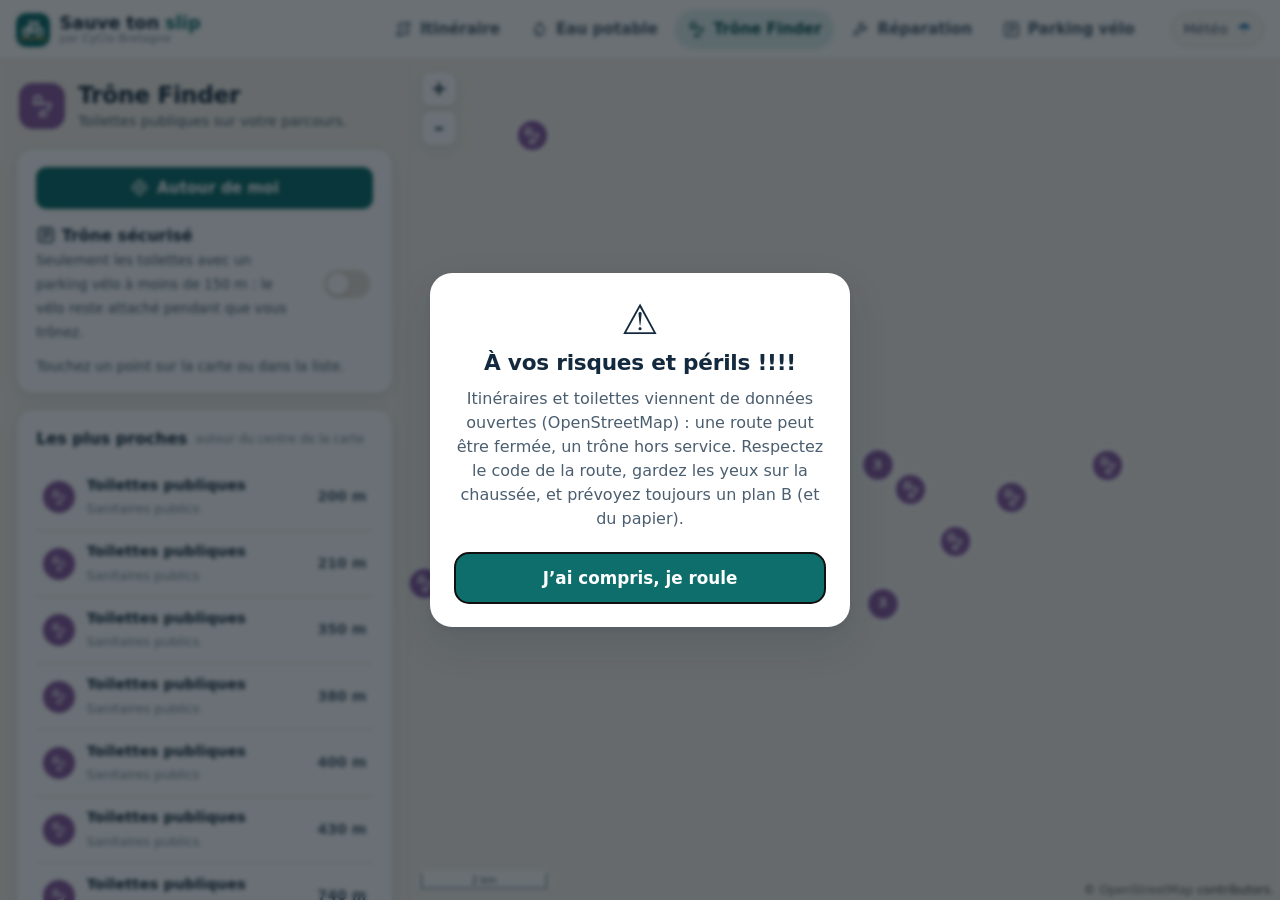
<file: page/trone-finder/index.html>
<!DOCTYPE html>
<html lang="fr">

<head>
	<meta charset="utf-8">
	<meta name="viewport" content="width=device-width, initial-scale=1, viewport-fit=cover">
	<meta http-equiv="Content-Security-Policy" content="default-src 'self'; script-src 'self'; style-src 'self' 'unsafe-inline'; img-src 'self' data: https://tile.openstreetmap.org; connect-src 'self' https://api.panoramax.xyz https://api.open-meteo.com https://api.rainviewer.com https://tilecache.rainviewer.com; worker-src 'self'; manifest-src 'self'; object-src 'none'; base-uri 'self'; form-action 'none'">
	<meta name="referrer" content="strict-origin-when-cross-origin">
	<title>Trône Finder — Sauve ton slip</title>
	<meta name="description" content="Toilettes publiques sur votre parcours.">
	<link rel="manifest" href="../../manifest.json">
	<meta name="theme-color" content="#F5F1E8" media="(prefers-color-scheme: light)">
	<meta name="theme-color" content="#0E1A24" media="(prefers-color-scheme: dark)">
	<meta name="apple-mobile-web-app-capable" content="yes">
	<meta name="mobile-web-app-capable" content="yes">
	<meta name="apple-mobile-web-app-title" content="Sauve ton slip">
	<link rel="apple-touch-icon" href="../../img/apple-touch-icon.png">
	<link rel="icon" href="../../img/logo.svg" type="image/svg+xml">
	<link rel="stylesheet" href="../../css/ol.css">
	<link rel="stylesheet" href="../../css/cyclo.css">
	<script src="../../js/lib/ol.js"></script>
</head>

<body data-page="toilet">
	<script src="../../js/script/layout.js"></script>
	<script src="../../js/script/poi.js"></script>
	<script src="../../js/script/router.js"></script>
	<script src="../../js/script/services.js"></script>
</body>

</html>
</file>
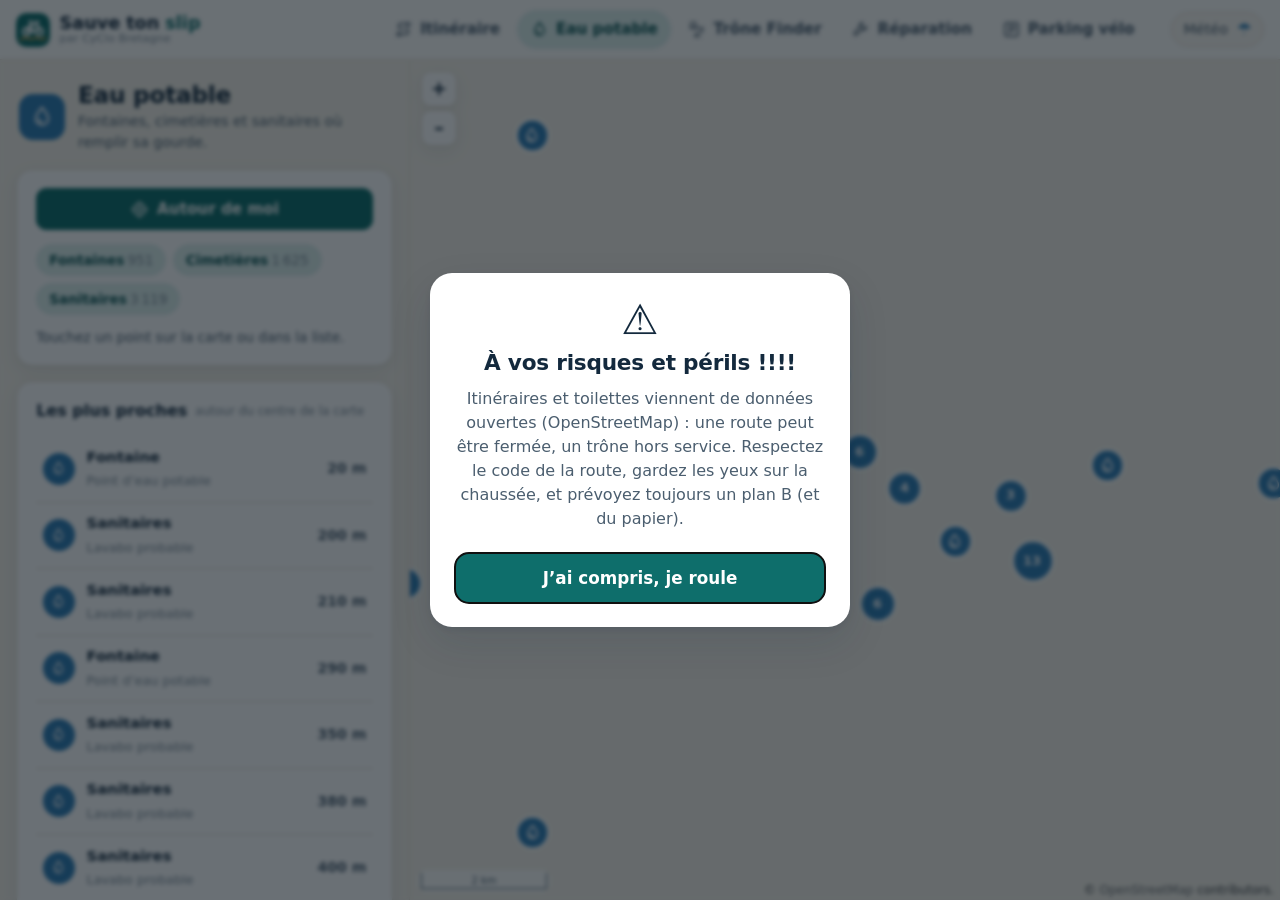
<file: page/water/index.html>
<!DOCTYPE html>
<html lang="fr">

<head>
	<meta charset="utf-8">
	<meta name="viewport" content="width=device-width, initial-scale=1, viewport-fit=cover">
	<meta http-equiv="Content-Security-Policy" content="default-src 'self'; script-src 'self'; style-src 'self' 'unsafe-inline'; img-src 'self' data: https://tile.openstreetmap.org; connect-src 'self' https://api.panoramax.xyz https://api.open-meteo.com https://api.rainviewer.com https://tilecache.rainviewer.com; worker-src 'self'; manifest-src 'self'; object-src 'none'; base-uri 'self'; form-action 'none'">
	<meta name="referrer" content="strict-origin-when-cross-origin">
	<title>Eau potable — Sauve ton slip</title>
	<meta name="description" content="Fontaines, cimetières et sanitaires où remplir sa gourde.">
	<link rel="manifest" href="../../manifest.json">
	<meta name="theme-color" content="#F5F1E8" media="(prefers-color-scheme: light)">
	<meta name="theme-color" content="#0E1A24" media="(prefers-color-scheme: dark)">
	<meta name="apple-mobile-web-app-capable" content="yes">
	<meta name="mobile-web-app-capable" content="yes">
	<meta name="apple-mobile-web-app-title" content="Sauve ton slip">
	<link rel="apple-touch-icon" href="../../img/apple-touch-icon.png">
	<link rel="icon" href="../../img/logo.svg" type="image/svg+xml">
	<link rel="stylesheet" href="../../css/ol.css">
	<link rel="stylesheet" href="../../css/cyclo.css">
	<script src="../../js/lib/ol.js"></script>
</head>

<body data-page="water">
	<script src="../../js/script/layout.js"></script>
	<script src="../../js/script/poi.js"></script>
	<script src="../../js/script/router.js"></script>
	<script src="../../js/script/services.js"></script>
</body>

</html>
</file>
<file: css/ol.css>
:root,
:host {
  --ol-background-color: white;
  --ol-accent-background-color: #F5F5F5;
  --ol-subtle-background-color: rgba(128, 128, 128, 0.25);
  --ol-partial-background-color: rgba(255, 255, 255, 0.75);
  --ol-foreground-color: #333333;
  --ol-subtle-foreground-color: #666666;
  --ol-brand-color: #00AAFF;
}

.ol-box {
  box-sizing: border-box;
  border-radius: 2px;
  border: 1.5px solid var(--ol-background-color);
  background-color: var(--ol-partial-background-color);
}

.ol-mouse-position {
  top: 8px;
  right: 8px;
  position: absolute;
}

.ol-scale-line {
  background: var(--ol-partial-background-color);
  border-radius: 4px;
  bottom: 8px;
  left: 8px;
  padding: 2px;
  position: absolute;
}

.ol-scale-line-inner {
  border: 1px solid var(--ol-subtle-foreground-color);
  border-top: none;
  color: var(--ol-foreground-color);
  font-size: 10px;
  text-align: center;
  margin: 1px;
  will-change: contents, width;
  transition: all 0.25s;
}

.ol-scale-bar {
  position: absolute;
  bottom: 8px;
  left: 8px;
}

.ol-scale-bar-inner {
  display: flex;
}

.ol-scale-step-marker {
  width: 1px;
  height: 15px;
  background-color: var(--ol-foreground-color);
  float: right;
  z-index: 10;
}

.ol-scale-step-text {
  position: absolute;
  bottom: -5px;
  font-size: 10px;
  z-index: 11;
  color: var(--ol-foreground-color);
  text-shadow: -1.5px 0 var(--ol-partial-background-color), 0 1.5px var(--ol-partial-background-color), 1.5px 0 var(--ol-partial-background-color), 0 -1.5px var(--ol-partial-background-color);
}

.ol-scale-text {
  position: absolute;
  font-size: 12px;
  text-align: center;
  bottom: 25px;
  color: var(--ol-foreground-color);
  text-shadow: -1.5px 0 var(--ol-partial-background-color), 0 1.5px var(--ol-partial-background-color), 1.5px 0 var(--ol-partial-background-color), 0 -1.5px var(--ol-partial-background-color);
}

.ol-scale-singlebar {
  position: relative;
  height: 10px;
  z-index: 9;
  box-sizing: border-box;
  border: 1px solid var(--ol-foreground-color);
}

.ol-scale-singlebar-even {
  background-color: var(--ol-subtle-foreground-color);
}

.ol-scale-singlebar-odd {
  background-color: var(--ol-background-color);
}

.ol-unsupported {
  display: none;
}

.ol-viewport,
.ol-unselectable {
  -webkit-touch-callout: none;
  -webkit-user-select: none;
  -moz-user-select: none;
  user-select: none;
  -webkit-tap-highlight-color: transparent;
}

.ol-viewport canvas {
  all: unset;
  overflow: hidden;
}

.ol-viewport {
  touch-action: pan-x pan-y;
}

.ol-selectable {
  -webkit-touch-callout: default;
  -webkit-user-select: text;
  -moz-user-select: text;
  user-select: text;
}

.ol-grabbing {
  cursor: -webkit-grabbing;
  cursor: -moz-grabbing;
  cursor: grabbing;
}

.ol-grab {
  cursor: move;
  cursor: -webkit-grab;
  cursor: -moz-grab;
  cursor: grab;
}

.ol-control {
  position: absolute;
  background-color: var(--ol-subtle-background-color);
  border-radius: 4px;
}

.ol-zoom {
  top: .5em;
  left: .5em;
}

.ol-rotate {
  top: .5em;
  right: .5em;
  transition: opacity .25s linear, visibility 0s linear;
}

.ol-rotate.ol-hidden {
  opacity: 0;
  visibility: hidden;
  transition: opacity .25s linear, visibility 0s linear .25s;
}

.ol-zoom-extent {
  top: 4.643em;
  left: .5em;
}

.ol-full-screen {
  right: .5em;
  top: .5em;
}

.ol-control button {
  display: block;
  margin: 1px;
  padding: 0;
  color: var(--ol-subtle-foreground-color);
  font-weight: bold;
  text-decoration: none;
  font-size: inherit;
  text-align: center;
  height: 1.375em;
  width: 1.375em;
  line-height: .4em;
  background-color: var(--ol-background-color);
  border: none;
  border-radius: 2px;
}

.ol-control button::-moz-focus-inner {
  border: none;
  padding: 0;
}

.ol-zoom-extent button {
  line-height: 1.4em;
}

.ol-compass {
  display: block;
  font-weight: normal;
  will-change: transform;
}

.ol-touch .ol-control button {
  font-size: 1.5em;
}

.ol-touch .ol-zoom-extent {
  top: 5.5em;
}

.ol-control button:hover,
.ol-control button:focus {
  text-decoration: none;
  outline: 1px solid var(--ol-subtle-foreground-color);
  color: var(--ol-foreground-color);
}

.ol-zoom .ol-zoom-in {
  border-radius: 2px 2px 0 0;
}

.ol-zoom .ol-zoom-out {
  border-radius: 0 0 2px 2px;
}

.ol-attribution {
  text-align: right;
  bottom: .5em;
  right: .5em;
  max-width: calc(100% - 1.3em);
  display: flex;
  flex-flow: row-reverse;
  align-items: center;
}

.ol-attribution a {
  color: var(--ol-subtle-foreground-color);
  text-decoration: none;
}

.ol-attribution ul {
  margin: 0;
  padding: 1px .5em;
  color: var(--ol-foreground-color);
  text-shadow: 0 0 2px var(--ol-background-color);
  font-size: 12px;
}

.ol-attribution li {
  display: inline;
  list-style: none;
}

.ol-attribution li:not(:last-child):after {
  content: " ";
}

.ol-attribution img {
  max-height: 2em;
  max-width: inherit;
  vertical-align: middle;
}

.ol-attribution button {
  flex-shrink: 0;
}

.ol-attribution.ol-collapsed ul {
  display: none;
}

.ol-attribution:not(.ol-collapsed) {
  background: var(--ol-partial-background-color);
}

.ol-attribution.ol-uncollapsible {
  bottom: 0;
  right: 0;
  border-radius: 4px 0 0;
}

.ol-attribution.ol-uncollapsible img {
  margin-top: -.2em;
  max-height: 1.6em;
}

.ol-attribution.ol-uncollapsible button {
  display: none;
}

.ol-zoomslider {
  top: 4.5em;
  left: .5em;
  height: 200px;
}

.ol-zoomslider button {
  position: relative;
  height: 10px;
}

.ol-touch .ol-zoomslider {
  top: 5.5em;
}

.ol-overviewmap {
  left: 0.5em;
  bottom: 0.5em;
}

.ol-overviewmap.ol-uncollapsible {
  bottom: 0;
  left: 0;
  border-radius: 0 4px 0 0;
}

.ol-overviewmap .ol-overviewmap-map,
.ol-overviewmap button {
  display: block;
}

.ol-overviewmap .ol-overviewmap-map {
  border: 1px solid var(--ol-subtle-foreground-color);
  height: 150px;
  width: 150px;
}

.ol-overviewmap:not(.ol-collapsed) button {
  bottom: 0;
  left: 0;
  position: absolute;
}

.ol-overviewmap.ol-collapsed .ol-overviewmap-map,
.ol-overviewmap.ol-uncollapsible button {
  display: none;
}

.ol-overviewmap:not(.ol-collapsed) {
  background: var(--ol-subtle-background-color);
}

.ol-overviewmap-box {
  border: 1.5px dotted var(--ol-subtle-foreground-color);
}

.ol-overviewmap .ol-overviewmap-box:hover {
  cursor: move;
}

.ol-overviewmap .ol-viewport:hover {
  cursor: pointer;
}
</file>
<file: css/nav.css>
/* Écran de navigation plein écran : fond noir, fort contraste (lisible écran au minimum, économe sur OLED) */
html.nav-open, html.nav-open body { overflow: hidden; }
#nav { position: fixed; inset: 0; z-index: 1000; background: #000; color: #fff;
	display: flex; flex-direction: column; font-family: system-ui, sans-serif;
	padding: env(safe-area-inset-top) env(safe-area-inset-right) env(safe-area-inset-bottom) env(safe-area-inset-left); }
#nav.is-hidden { display: none; }
#nav-banner { display: flex; align-items: center; gap: 0.8rem; padding: 0.6rem 0.9rem; background: #000;
	border-bottom: 2px solid #222; min-height: 104px; }
#nav-dist { font-size: 2.6rem; font-weight: 800; line-height: 1; }
#nav-text { font-size: 1.25rem; font-weight: 600; color: #fff; margin-top: 0.2rem; }
#nav-body { flex: 1; position: relative; min-height: 0; }
#nav-map, #nav-schema, #nav-big { position: absolute; inset: 0; width: 100%; height: 100%; }
#nav-map.is-hidden, #nav-schema.is-hidden, #nav-big.is-hidden { display: none; }
#nav-big { display: flex; flex-direction: column; align-items: center; justify-content: center; text-align: center; padding: 1rem 17vw; }
#nav-big-dist { font-size: min(4.5rem, 14vw); font-weight: 900; line-height: 1; margin-top: 0.5rem; white-space: nowrap; }
#nav-big-text { font-size: 1.7rem; font-weight: 700; margin-top: 0.4rem; }
#nav-big-bar { width: 80%; height: 6px; background: #222; border-radius: 3px; margin-top: 2rem; overflow: hidden; }
#nav-big-progress { height: 100%; background: #888; width: 0; }
/* bande latérale : dans la zone centrale seulement, ne masque ni le bandeau ni les boutons */
#nav-band { position: absolute; top: 0; bottom: 0; width: 16vw; z-index: 5; pointer-events: none; display: none; }
#nav-band.band-left { display: block; left: 0; background: #00E5FF; }
#nav-band.band-right { display: block; right: 0; background: #FFB300; }
#nav-band.band-off { display: block; left: 0; right: 0; width: auto; height: 10px; bottom: auto; background: #FF2DF0; }
#nav-bottom { padding: 0.5rem 0.7rem; border-top: 2px solid #222; background: #000; }
#nav-info { display: flex; justify-content: space-between; align-items: center; gap: 0.5rem; font-size: 1.05rem; font-weight: 600; margin-bottom: 0.45rem; white-space: nowrap; }
#nav-gps { font-size: 0.85rem; padding: 0.1rem 0.5rem; border-radius: 4px; border: 2px solid #555; }
#nav-gps[data-kind=ok] { border-color: #7CFF6B; color: #7CFF6B; }
#nav-gps[data-kind=paused] { border-color: #888; color: #bbb; }
#nav-gps[data-kind=weak], #nav-gps[data-kind=search] { border-color: #FFB300; color: #FFB300; }
#nav-gps[data-kind=error] { border-color: #FF2DF0; color: #FF2DF0; }
#nav-sim { font-size: 0.8rem; color: #FF2DF0; font-weight: 700; }
#nav-controls { display: flex; gap: 0.4rem; flex-wrap: wrap; }
#nav-controls button { background: #000; color: #fff; border: 2px solid #666; border-radius: 6px;
	font-size: 1rem; font-weight: 700; padding: 0.55rem 0.8rem; min-height: 46px; }
#nav-controls button.is-selected { background: #fff; color: #000; border-color: #fff; }
#nav-displays { display: flex; gap: 0.4rem; }
#nav-displays.is-hidden { display: none; }
#nav-exit { margin-left: auto; border-color: #FF2DF0 !important; }
#nav button { font-family: inherit; }
</file>
<file: css/cyclo.css>
/* ==========================================================================
   Sauve ton slip — feuille de style unique (remplace Bulma)
   Palette « côte bretonne » : sable, encre marine, vert océan, ocre d'ajonc.
   ========================================================================== */

:root {
	--bg: #F5F1E8;            /* sable clair */
	--surface: #FFFFFF;
	--surface-2: #FBF8F2;
	--line: #E6DFD2;
	--ink: #13293D;           /* encre marine */
	--ink-2: #4B5E6F;
	--ink-3: #7D8C98;
	--brand: #0E6E6B;         /* vert océan */
	--brand-strong: #0A5452;
	--brand-soft: #DCEFEC;
	--on-brand: #FFFFFF;
	--accent: #E8A33D;        /* ocre / ajonc */
	--cta-bg: #0E6E6B;
	--danger: #C8402F;

	--c-water: #2E7DB5;
	--c-toilet: #8A5A9E;
	--c-repair: #C9822B;
	--c-parking: #3C8D5A;
	--c-route: var(--brand);

	--radius: 16px;
	--radius-sm: 10px;
	--shadow: 0 1px 2px rgba(19, 41, 61, .06), 0 6px 20px rgba(19, 41, 61, .07);
	--shadow-lg: 0 2px 6px rgba(19, 41, 61, .08), 0 16px 40px rgba(19, 41, 61, .12);
	--appbar-h: 60px;
	--tabbar-h: 0px;
	--font: system-ui, -apple-system, "Segoe UI", Roboto, "Helvetica Neue", Arial, sans-serif;
	color-scheme: light;
}

@media (prefers-color-scheme: dark) {
	:root {
		--bg: #0E1A24;
		--surface: #152431;
		--surface-2: #1A2C3B;
		--line: #26394A;
		--ink: #E8EEF2;
		--ink-2: #A9B8C4;
		--ink-3: #7B8D9B;
		--brand: #2BA59F;
		--brand-strong: #49C2BB;
		--brand-soft: #173D3E;
		--on-brand: #04201F;
		--cta-bg: #12514E;
		--shadow: 0 1px 2px rgba(0, 0, 0, .3), 0 6px 20px rgba(0, 0, 0, .25);
		--shadow-lg: 0 2px 6px rgba(0, 0, 0, .35), 0 16px 40px rgba(0, 0, 0, .4);
		color-scheme: dark;
	}
}

@media (max-width: 899px) {
	:root { --tabbar-h: calc(64px + env(safe-area-inset-bottom)); --appbar-h: 56px; }
}

/* ---------------------------------------------------------------- base */
*, *::before, *::after { box-sizing: border-box; }
html { -webkit-text-size-adjust: 100%; }
body {
	margin: 0; min-height: 100dvh;
	background: var(--bg); color: var(--ink);
	font: 16px/1.5 var(--font);
	-webkit-font-smoothing: antialiased;
	padding-bottom: var(--tabbar-h);
}
a { color: var(--brand); text-decoration: none; }
a:hover { text-decoration: underline; }
h1, h2, h3 { margin: 0; line-height: 1.2; letter-spacing: -0.01em; }
p { margin: 0; }
button, input { font: inherit; color: inherit; }
.is-hidden { display: none !important; }
.muted { color: var(--ink-2); }
.small { font-size: .85rem; }
.tiny { font-size: .75rem; color: var(--ink-3); }
.icon { width: 1.25em; height: 1.25em; flex: none; vertical-align: -0.25em; }
.sr-only { position: absolute; width: 1px; height: 1px; overflow: hidden; clip: rect(0 0 0 0); }

/* ---------------------------------------------------------------- barre du haut */
.appbar {
	position: sticky; top: 0; z-index: 50;
	height: var(--appbar-h);
	display: flex; align-items: center; gap: 1.5rem;
	padding: 0 max(1rem, env(safe-area-inset-left));
	background: color-mix(in srgb, var(--surface) 88%, transparent);
	backdrop-filter: saturate(1.4) blur(10px);
	-webkit-backdrop-filter: saturate(1.4) blur(10px);
	border-bottom: 1px solid var(--line);
}
.brand { display: flex; align-items: center; gap: .6rem; color: var(--ink); font-weight: 750; font-size: 1.1rem; }
.brand:hover { text-decoration: none; }
.brand img { width: 34px; height: 34px; border-radius: 10px; }
.brand-nom { display: flex; flex-direction: column; line-height: 1.1; }
.brand-nom b { font-weight: inherit; }
.brand-nom span { color: var(--brand); font-weight: 800; }
.brand-nom small { font-size: .7rem; font-weight: 500; color: var(--ink-3); letter-spacing: .01em; }
.topnav { display: flex; gap: .25rem; margin-left: auto; }
.topnav a {
	display: flex; align-items: center; gap: .45rem;
	padding: .5rem .8rem; border-radius: 999px;
	color: var(--ink-2); font-weight: 550; font-size: .95rem;
}
.topnav a:hover { background: var(--surface-2); color: var(--ink); text-decoration: none; }
.topnav a[aria-current="page"] { background: var(--brand-soft); color: var(--brand-strong); }

/* ---------------------------------------------------------------- barre d'onglets (mobile) */
.tabbar { display: none; }
@media (max-width: 899px) {
	.topnav { display: none; }
	.tabbar {
		display: grid; grid-template-columns: repeat(5, 1fr);
		position: fixed; left: 0; right: 0; bottom: 0; z-index: 60;
		height: var(--tabbar-h); padding-bottom: env(safe-area-inset-bottom);
		background: var(--surface); border-top: 1px solid var(--line);
	}
	.tabbar a {
		display: flex; flex-direction: column; align-items: center; justify-content: center; gap: 3px;
		color: var(--ink-3); font-size: .7rem; font-weight: 600; text-decoration: none;
	}
	.tabbar a .icon { width: 24px; height: 24px; }
	.tabbar a[aria-current="page"] { color: var(--brand); }
	.tabbar a[aria-current="page"] .icon { background: var(--brand-soft); border-radius: 999px; padding: 3px 14px; width: 54px; height: 30px; }
}

/* ---------------------------------------------------------------- composants */
.container { width: 100%; max-width: 1120px; margin: 0 auto; padding: 0 1rem; }

.card {
	background: var(--surface); border: 1px solid var(--line);
	border-radius: var(--radius); box-shadow: var(--shadow);
	padding: 1.1rem 1.2rem;
}
.card + .card { margin-top: .9rem; }
.card-title { display: flex; align-items: center; gap: .5rem; font-size: 1rem; font-weight: 700; margin-bottom: .8rem; }
.card-title .icon { color: var(--brand); }

.btn {
	display: inline-flex; align-items: center; justify-content: center; gap: .5rem;
	min-height: 42px; padding: .55rem 1rem;
	border-radius: var(--radius-sm); border: 1px solid var(--line);
	background: var(--surface); color: var(--ink);
	font-weight: 650; font-size: .95rem; cursor: pointer;
	transition: background .15s, border-color .15s, transform .1s;
}
.btn:hover { border-color: var(--ink-3); text-decoration: none; }
.btn:active { transform: scale(.98); }
.btn-primary { background: var(--brand); border-color: var(--brand); color: var(--on-brand); }
.btn-primary:hover { background: var(--brand-strong); border-color: var(--brand-strong); }
.btn-ghost { background: transparent; border-color: transparent; color: var(--ink-2); }
.btn-ghost:hover { background: var(--surface-2); border-color: transparent; }
.btn-sm { min-height: 34px; padding: .35rem .75rem; font-size: .85rem; border-radius: 8px; }
.btn-lg { min-height: 52px; padding: .75rem 1.4rem; font-size: 1.05rem; border-radius: 14px; }
.btn-block { width: 100%; }
.btn-row { display: flex; gap: .6rem; flex-wrap: wrap; }
.btn-row .btn-primary { flex: 1; }

/* sélecteur segmenté (profils) */
.segmented { display: grid; grid-template-columns: repeat(4, 1fr); gap: 4px; padding: 4px; background: var(--surface-2); border: 1px solid var(--line); border-radius: 12px; }
.segmented button {
	border: 0; background: transparent; border-radius: 9px; padding: .45rem .3rem;
	font-size: .85rem; font-weight: 600; color: var(--ink-2); cursor: pointer;
}
.segmented button.is-active { background: var(--surface); color: var(--brand-strong); box-shadow: 0 1px 3px rgba(19, 41, 61, .15); }

/* curseurs */
.field { margin-top: .9rem; }
.field label { display: flex; justify-content: space-between; font-size: .88rem; font-weight: 600; color: var(--ink-2); }
.field label output, .field label span.val { color: var(--ink); font-variant-numeric: tabular-nums; }
input[type=range] { width: 100%; accent-color: var(--brand); margin: .35rem 0 0; }
input[type=range]:disabled { opacity: .4; }
.check { display: inline-flex; align-items: center; gap: .45rem; font-size: .9rem; color: var(--ink-2); cursor: pointer; }
.check input { accent-color: var(--brand); width: 18px; height: 18px; }
.checks { display: flex; gap: 1.2rem; flex-wrap: wrap; margin-top: 1rem; }

/* interrupteur */
.switch { display: flex; align-items: center; justify-content: space-between; gap: 1rem; cursor: pointer; }
.switch input { appearance: none; -webkit-appearance: none; width: 46px; height: 28px; border-radius: 999px; background: var(--line); position: relative; flex: none; cursor: pointer; transition: background .2s; }
.switch input::after { content: ""; position: absolute; top: 3px; left: 3px; width: 22px; height: 22px; border-radius: 50%; background: #fff; box-shadow: 0 1px 3px rgba(0, 0, 0, .25); transition: transform .2s; }
.switch input:checked { background: var(--brand); }
.switch input:checked::after { transform: translateX(18px); }

/* repli (details) */
details.fold > summary { list-style: none; cursor: pointer; display: flex; align-items: center; gap: .5rem; font-weight: 700; }
details.fold > summary::-webkit-details-marker { display: none; }
details.fold > summary .icon.chev { margin-left: auto; color: var(--ink-3); transition: transform .2s; }
details.fold[open] > summary .icon.chev { transform: rotate(180deg); }
details.fold > summary .icon:first-child { color: var(--brand); }
details.fold-sub { margin-top: .8rem; border-top: 1px solid var(--line); padding-top: .7rem; }
details.fold-sub > summary { font-weight: 600; font-size: .9rem; color: var(--ink-2); }
.speeds { margin-top: 1.2rem; padding-top: .9rem; border-top: 1px dashed var(--line); }
.speeds-title { font-weight: 700; font-size: .95rem; }

/* statistiques */
.stats { display: grid; grid-template-columns: repeat(4, 1fr); gap: .5rem; }
.stat { background: var(--surface-2); border-radius: 12px; padding: .55rem .6rem; }
.stat .k { display: flex; align-items: center; gap: .3rem; font-size: .72rem; font-weight: 600; color: var(--ink-3); text-transform: uppercase; letter-spacing: .04em; }
.stat .k .icon { width: 14px; height: 14px; }
.stat .v { font-size: 1.15rem; font-weight: 750; font-variant-numeric: tabular-nums; white-space: nowrap; }

/* pastille */
.pill {
	display: inline-flex; align-items: center; gap: .5rem;
	background: var(--surface); color: var(--ink); border: 1px solid var(--line);
	border-radius: 999px; padding: .45rem .9rem .45rem .5rem; box-shadow: var(--shadow);
	font-weight: 650;
}
.pill .dot { width: 30px; height: 30px; border-radius: 50%; display: grid; place-items: center; color: #fff; }
.pill .dot .icon { width: 18px; height: 18px; }

/* légende des pentes */
.legend { display: flex; flex-wrap: wrap; gap: .35rem .9rem; font-size: .78rem; color: var(--ink-2); }
.legend i { display: inline-block; width: 18px; height: 6px; border-radius: 3px; margin-right: .3rem; vertical-align: middle; }

/* ---------------------------------------------------------------- mise en page panneau + carte
   ordinateur : panneau à gauche, carte plein écran à droite ; smartphone : carte en haut, panneau dessous */
.planner { display: grid; grid-template-columns: 410px 1fr; height: calc(100dvh - var(--appbar-h)); }
.panel { overflow-y: auto; padding: 1.1rem 1rem 1.5rem; border-right: 1px solid var(--line); background: var(--bg); }
.panel h1 { font-size: 1.45rem; font-weight: 800; margin: .2rem .2rem 1rem; }
.mapwrap { position: relative; }
.mapwrap #map { position: absolute; inset: 0; }
@media (max-width: 899px) {
	.planner { display: flex; flex-direction: column; height: auto; }
	.mapwrap { order: -1; height: 52dvh; }
	.panel { overflow: visible; border-right: 0; padding-top: .9rem; }
	.panel h1 { display: none; }
}

/* ---------------------------------------------------------------- pages de services */
.svc-head { display: flex; align-items: center; gap: .8rem; margin: .2rem .2rem 1rem; }
.svc-head .badge { width: 46px; height: 46px; border-radius: 14px; display: grid; place-items: center; color: #fff; flex: none; }
.svc-head .badge .icon { width: 26px; height: 26px; }
.svc-head h1 { margin: 0; }
.svc-head p { font-size: .88rem; color: var(--ink-2); margin-top: .15rem; }
@media (max-width: 899px) { .svc-head { margin-top: 0; } .svc-head h1 { display: block; font-size: 1.2rem; } }

.chips { display: flex; gap: .4rem; flex-wrap: wrap; margin-top: .85rem; }
.chip { border: 1px solid var(--line); background: var(--surface); border-radius: 999px; padding: .32rem .75rem;
	font-size: .85rem; font-weight: 600; color: var(--ink-2); cursor: pointer; }
.chip .n { color: var(--ink-3); font-weight: 500; margin-left: .2rem; }
.chip.is-active { background: var(--brand-soft); border-color: transparent; color: var(--brand-strong); }
.chip:not(.is-active) { opacity: .75; }

.poi-list { list-style: none; margin: 0; padding: 0; }
.poi-list li + li { border-top: 1px solid var(--line); }
.poi-list button { display: flex; align-items: center; gap: .75rem; width: 100%; padding: .6rem .4rem; border: 0; background: none;
	text-align: left; border-radius: 10px; cursor: pointer; }
.poi-list button:hover { background: var(--surface-2); }
.poi-list button.is-selected { background: var(--brand-soft); }
.poi-dot { width: 32px; height: 32px; border-radius: 50%; display: grid; place-items: center; color: #fff; flex: none; }
.poi-dot .icon { width: 17px; height: 17px; }
.poi-main { flex: 1; min-width: 0; }
.poi-main strong { display: block; white-space: nowrap; overflow: hidden; text-overflow: ellipsis; font-size: .93rem; }
.poi-main span { font-size: .8rem; color: var(--ink-3); }
.poi-dist { font-weight: 700; font-size: .88rem; font-variant-numeric: tabular-nums; color: var(--ink-2); white-space: nowrap; }

.detail-head { display: flex; align-items: flex-start; gap: .75rem; }
.detail-head .poi-dot { width: 40px; height: 40px; }
.detail-head .poi-dot .icon { width: 22px; height: 22px; }
.detail-head h2 { font-size: 1.1rem; font-weight: 750; }
.detail-head p { font-size: .85rem; color: var(--ink-2); }
.detail-close { margin-left: auto; }
.detail-msg { margin-top: .7rem; font-size: .88rem; color: var(--ink-2); }
.detail-msg:empty { display: none; }
#detail .stats { margin-top: .9rem; grid-template-columns: repeat(3, 1fr); }
#detail .btn-row { margin-top: .9rem; }

/* ---------------------------------------------------------------- pied de page */
.footer { padding: 2rem 1rem 2.5rem; text-align: center; font-size: .8rem; color: var(--ink-3); }

/* ---------------------------------------------------------------- OpenLayers : contrôles harmonisés */
.ol-control { background: transparent !important; }
.ol-zoom button, .ol-control button {
	background: var(--surface) !important; color: var(--ink) !important;
	border: 1px solid var(--line) !important; border-radius: 10px !important;
	width: 36px !important; height: 36px !important; font-size: 1.2rem !important; margin: 3px !important;
	box-shadow: var(--shadow);
}
.ol-scale-line { background: color-mix(in srgb, var(--surface) 85%, transparent) !important; border-radius: 8px !important; }
.ol-scale-line-inner { color: var(--ink-2) !important; border-color: var(--ink-2) !important; }
.ol-attribution { border-radius: 8px 0 0 0 !important; }

/* ---------------------------------------------------------------- avertissements (layout.js : avertir) */
dialog.alerte {
	max-width: min(420px, calc(100vw - 2rem)); padding: 1.6rem 1.5rem 1.4rem; border: 0; border-radius: 22px;
	background: var(--surface); color: var(--ink); box-shadow: var(--shadow-lg); text-align: center;
}
dialog.alerte::backdrop { background: rgba(8, 18, 26, .6); backdrop-filter: blur(2px); }
dialog.alerte .alerte-emoji { font-size: 2.6rem; line-height: 1; margin-bottom: .6rem; }
dialog.alerte h2 { font-size: 1.35rem; font-weight: 800; }
dialog.alerte p { margin: .7rem 0 1.3rem; color: var(--ink-2); }
dialog.alerte .btn { width: 100%; justify-content: center; }

/* ---------------------------------------------------------------- météo (barre du haut, meteo.js) */
.meteo {
	display: flex; align-items: center; gap: .55rem; flex: none;
	padding: .35rem .7rem; border-radius: 999px; cursor: pointer;
	background: var(--surface-2); border: 1px solid var(--line); color: var(--ink-2);
	font-size: .9rem; white-space: nowrap;
}
.meteo:hover { border-color: var(--ink-3); color: var(--ink); }
.meteo-txt { display: flex; align-items: center; gap: .55rem; }
.meteo-txt b { color: var(--ink); font-weight: 700; }
.meteo-txt small { font-size: .7rem; color: var(--ink-3); }
.meteo-vent, .meteo-hum { display: inline-flex; align-items: center; gap: .15rem; }
.meteo-hum::before { content: "💧"; font-size: .75rem; }
.meteo-fl { width: .9rem; height: .9rem; color: var(--brand); transition: transform .3s; }
.meteo-pluie { color: var(--c-water); font-size: 1.05rem; line-height: 1; }
@media (max-height: 700px) { .meteo-carte { height: 220px; } }
@media (max-width: 899px) {
	.meteo { margin-left: auto; gap: .4rem; padding: .3rem .55rem; font-size: .85rem; }
	.meteo-hum { display: none; }   /* place comptée sur téléphone : température, vent, parapluie */
}

.meteo-dlg {
	width: min(440px, calc(100vw - 1.5rem)); max-height: calc(100dvh - 1.5rem); padding: .9rem 1rem 1rem;
	border: 1px solid var(--line); border-radius: var(--radius); box-shadow: var(--shadow-lg);
	background: var(--surface); color: var(--ink); overflow: auto;
}
.meteo-dlg::backdrop { background: rgba(10, 20, 30, .45); }
.meteo-tete { display: flex; align-items: center; justify-content: space-between; margin-bottom: .3rem; }
.meteo-tete h2 { font-size: 1.15rem; }
.meteo-fermer { padding: .2rem .55rem; }
.meteo-ici { color: var(--ink-2); margin-bottom: .6rem; }
.meteo-ici .btn { padding: .15rem .5rem; font-size: .8rem; margin-left: .2rem; }
.meteo-cartes { position: relative; display: grid; gap: .4rem; }
.meteo-carte { position: relative; height: 280px; border-radius: var(--radius-sm); overflow: hidden; border: 1px solid var(--line); }
.meteo-ol { position: absolute; inset: 0; }
.meteo-part { position: absolute; inset: 0; width: 100%; height: 100%; pointer-events: none; }
.meteo-etiq {
	position: absolute; left: .4rem; top: .4rem; padding: .1rem .45rem; border-radius: 999px;
	background: color-mix(in srgb, var(--surface) 88%, transparent); font-size: .72rem; font-weight: 600; color: var(--ink-2);
	pointer-events: none;
}
.meteo-attente {
	position: absolute; inset: 0; display: grid; place-items: center; text-align: center; padding: 1rem;
	background: color-mix(in srgb, var(--surface) 70%, transparent); color: var(--ink-2); font-weight: 600;
}
.meteo-temps { display: flex; align-items: flex-start; gap: .6rem; margin: .6rem 0 .3rem; flex-wrap: wrap; }
.meteo-curseur { flex: 1; min-width: 12rem; display: flex; flex-direction: column; }
.meteo-curseur input { width: 100%; margin: .35rem 0 .15rem; accent-color: var(--brand); }
.meteo-temps output { min-width: 10.5rem; padding-top: .3rem; font-size: .85rem; font-variant-numeric: tabular-nums; color: var(--ink-2); }
@media (max-width: 520px) { .meteo-temps output { min-width: 0; width: 100%; text-align: center; padding-top: 0; } }
/* graphique sous le curseur : fond violet = risque, barre = pluie au point (mm/h) */
.meteo-graph { width: 100%; height: 51px; display: block; cursor: pointer; overflow: visible; }
.meteo-graph .g-sel { fill: var(--surface-2); stroke: var(--line); }
.meteo-graph .g-base { stroke: var(--line); stroke-width: 1; }
.meteo-graph .g-proba { fill: #6E3FC8; }
.meteo-graph .g-mm.passe { opacity: .55; }
.meteo-graph text { font-size: 10px; text-anchor: middle; fill: var(--ink-3); font-variant-numeric: tabular-nums; }
.meteo-graph .g-lab.prevu { fill: var(--ink-2); }
.meteo-graph .g-lab.sel { fill: var(--brand-strong); font-weight: 700; }
.meteo-graph .g-val { fill: var(--ink); font-weight: 600; font-size: 9.5px; }
.meteo-temps output.prevu { color: var(--brand-strong); font-weight: 600; }
.meteo-play { padding: .25rem .6rem; }
.meteo-proba { font-size: .92rem; margin: .3rem 0 .5rem; }
.meteo-legende { display: flex; align-items: center; gap: .35rem; margin-bottom: .4rem; }
.meteo-legende canvas { border-radius: 3px; background: #cfe0c8; }
.meteo-sep { width: .6rem; }

/* calcul en cours (itinéraire) : petite roue avant le texte d'état */
.calcul::before {
	content: ""; display: inline-block; width: .85em; height: .85em; margin-right: .45em; vertical-align: -.1em;
	border: 2px solid var(--line); border-top-color: var(--brand); border-radius: 50%;
	animation: tourne .8s linear infinite;
}
@keyframes tourne { to { transform: rotate(1turn); } }
@media (prefers-reduced-motion: reduce) { .calcul::before { animation-duration: 2.4s; } }

/* calcul long (itinéraire) : carte grisée et cycliste de l'accueil, seulement au-delà de 0,6 s pour ne pas
   clignoter. L'opacité et le va-et-vient (transform) continuent même si le calcul occupe la page ; les roues
   (SMIL) peuvent se figer pendant le mode « le plus plat ». */
.calcul-carte {
	position: absolute; inset: 0; z-index: 5; display: none; place-items: center; align-content: center; gap: .3rem;
	background: rgba(14, 26, 36, .42); color: #fff; font-weight: 700; text-shadow: 0 1px 3px rgba(0, 0, 0, .5);
	pointer-events: none;
}
.calcul-carte img { width: min(320px, 70%); height: auto; will-change: transform; animation: pedale 1.1s ease-in-out infinite alternate; }
.mapwrap.calcul .calcul-carte { display: grid; opacity: 0; will-change: opacity; animation: apparait .35s ease .6s forwards; }
.mapwrap #map { transition: filter .35s ease; }
.mapwrap.calcul #map { filter: grayscale(.85) brightness(.92); transition-delay: .6s; }
@keyframes apparait { to { opacity: 1; } }
@keyframes pedale { from { transform: translate(-10px, 3px); } to { transform: translate(10px, -3px); } }
@media (prefers-reduced-motion: reduce) {
	.calcul-carte img { display: none; }   /* le SMIL d'une image ne s'arrête pas en CSS : texte seul */
}
</file>
